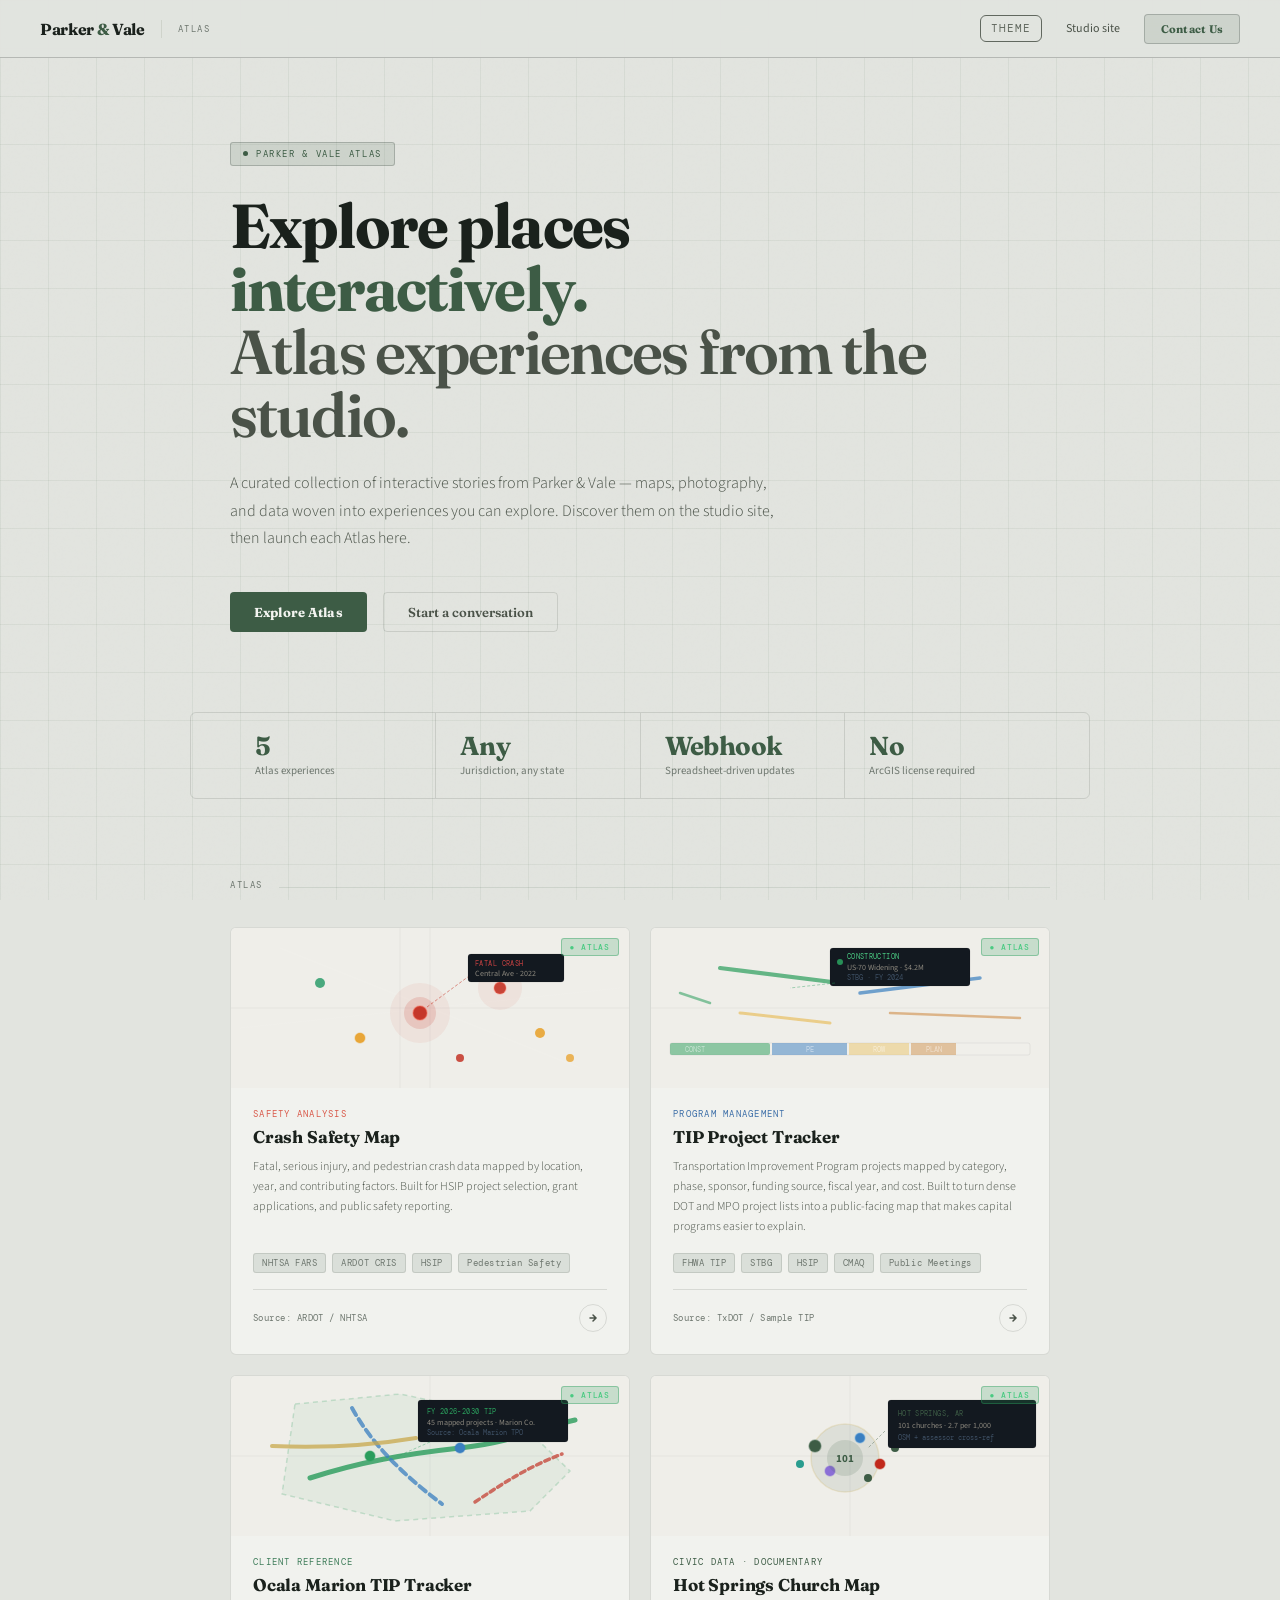
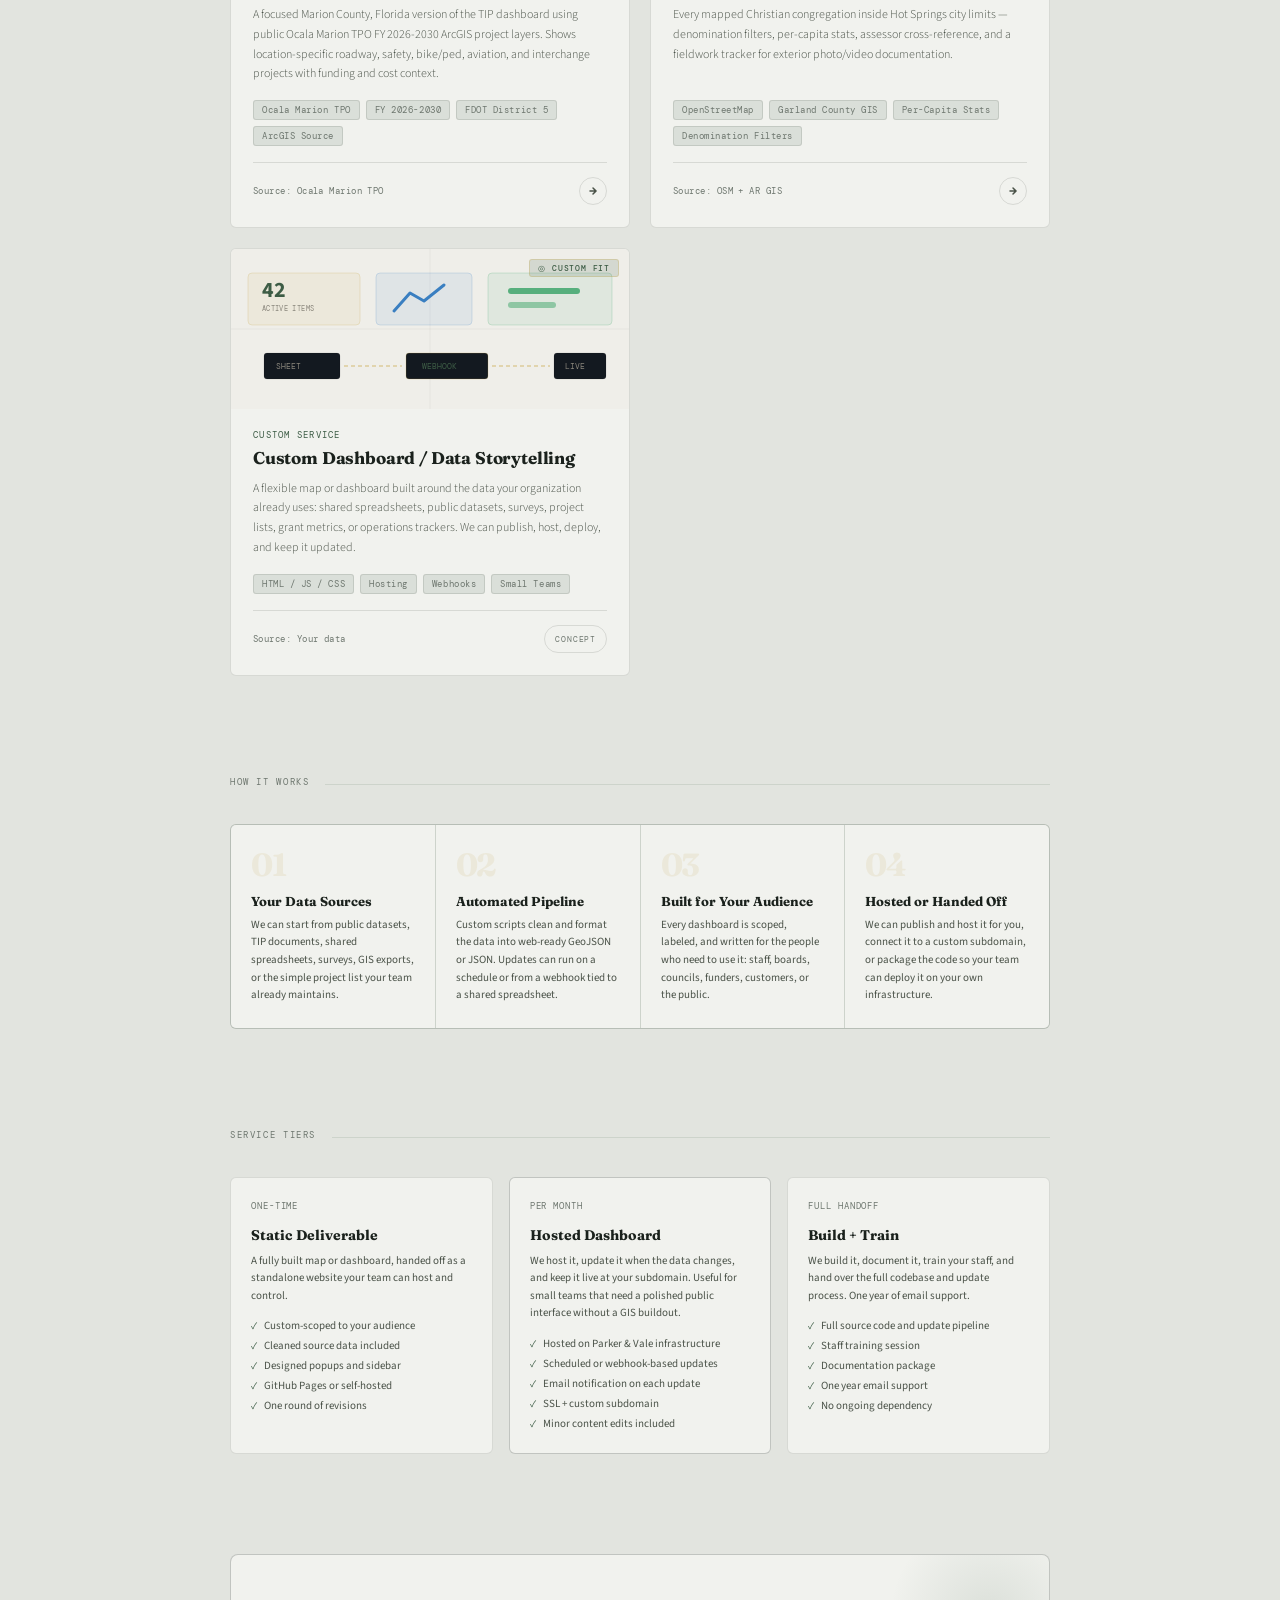
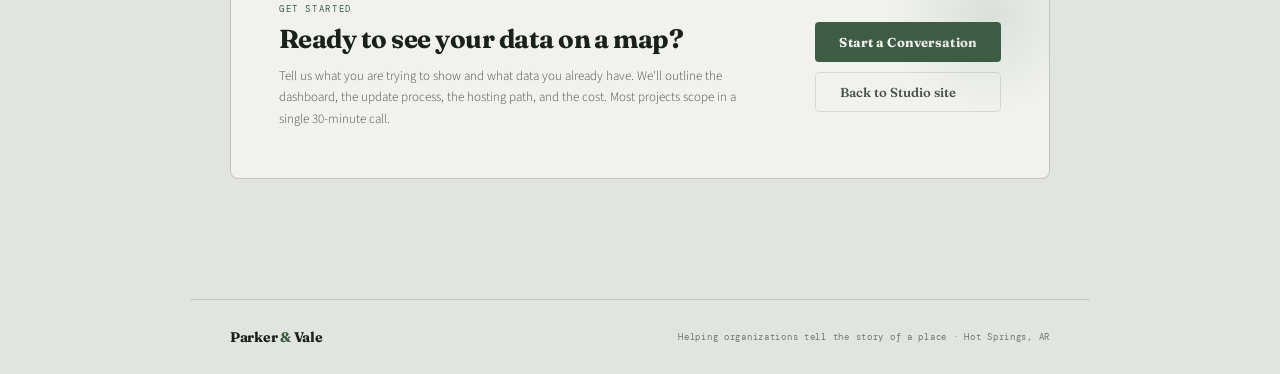
<file: index.html>
<!DOCTYPE html>
<html lang="en">
<head>
  <meta charset="utf-8">
  <meta name="viewport" content="width=device-width, initial-scale=1.0">
  <meta name="description" content="Custom interactive HTML maps and dashboards built, hosted, and maintained by Parker & Vale for nonprofits, local governments, regional agencies, and small businesses.">
  <title>Atlas — Parker & Vale</title>

  <link rel="preconnect" href="https://fonts.googleapis.com">
  <link rel="preconnect" href="https://fonts.gstatic.com" crossorigin>
  <link href="https://fonts.googleapis.com/css2?family=DM+Mono:ital,wght@0,400;0,500;1,400&family=Fraunces:ital,opsz,wght@0,9..144,400;0,9..144,500;0,9..144,600;1,9..144,400;1,9..144,500&family=Source+Sans+3:ital,wght@0,400;0,500;0,600;1,400&display=swap" rel="stylesheet">
  <link rel="stylesheet" href="shared/theme.css">
  <script>
    (() => {
      const stored = localStorage.getItem('pv-theme');
      const prefersDark = window.matchMedia('(prefers-color-scheme: dark)').matches;
      const theme = stored === 'light' || stored === 'dark' ? stored : prefersDark ? 'dark' : 'light';
      document.documentElement.setAttribute('data-theme', theme);
    })();
  </script>

  <style>
    /* ── Hub-specific tokens (brand tokens live in shared/theme.css) ── */
    :root {
      --gold-rule:  var(--line-strong);
      --red-dim:    rgba(193,40,27,0.10);
      --teal-dim:   rgba(42,157,143,0.10);
      --blue-dim:   rgba(61,111,168,0.10);
      --amber-dim:  rgba(201,124,42,0.10);
      --green-dim:  rgba(63,125,90,0.10);
      --blue:       #3d6fa8;
      --green:      #3f7d5a;
    }

    *, *::before, *::after { box-sizing: border-box; margin: 0; padding: 0; }

    html { scroll-behavior: smooth; color-scheme: light dark; }

    body {
      font-family: var(--fb);
      background-color: var(--ink);
      background-image:
        linear-gradient(var(--grid) 1px, transparent 1px),
        linear-gradient(90deg, var(--grid) 1px, transparent 1px);
      background-size: 48px 48px;
      background-attachment: fixed;
      color: var(--txt);
      -webkit-font-smoothing: antialiased;
      overflow-x: hidden;
    }

    /* ── Noise texture overlay ─────────────────────────────── */
    body::before {
      content: '';
      position: fixed;
      inset: 0;
      background-image: url("data:image/svg+xml,%3Csvg viewBox='0 0 256 256' xmlns='http://www.w3.org/2000/svg'%3E%3Cfilter id='noise'%3E%3CfeTurbulence type='fractalNoise' baseFrequency='0.9' numOctaves='4' stitchTiles='stitch'/%3E%3C/filter%3E%3Crect width='100%25' height='100%25' filter='url(%23noise)' opacity='0.04'/%3E%3C/svg%3E");
      pointer-events: none;
      z-index: 0;
      opacity: 0.28;
      mix-blend-mode: multiply;
    }

    [data-theme="dark"] body::before {
      mix-blend-mode: soft-light;
    }

    /* ── Grid background ───────────────────────────────────── */
    body::after {
      display: none;
    }

    /* ── Nav ───────────────────────────────────────────────── */
    nav {
      position: fixed;
      top: 0; left: 0; right: 0;
      height: 58px;
      background: var(--header-bg);
      backdrop-filter: blur(16px);
      -webkit-backdrop-filter: blur(16px);
      border-bottom: 1px solid var(--gold-rule);
      display: flex;
      align-items: center;
      padding: 0 40px;
      z-index: 100;
    }

    .nav-brand {
      font-family: var(--fw);
      font-size: 16px;
      font-weight: 700;
      letter-spacing: -0.02em;
      color: var(--txt);
      text-decoration: none;
    }

    .nav-brand span { color: var(--gold); }

    .nav-sep {
      width: 1px;
      height: 18px;
      background: var(--slate);
      margin: 0 16px;
    }

    .nav-section {
      font-family: var(--fm);
      font-size: 9px;
      letter-spacing: 0.16em;
      text-transform: uppercase;
      color: var(--txt3);
    }

    .nav-right {
      margin-left: auto;
      display: flex;
      align-items: center;
      gap: 24px;
    }

    nav .theme-toggle {
      color: var(--txt2);
    }
    nav .theme-toggle:hover {
      color: var(--txt);
    }

    .nav-link {
      font-size: 12px;
      color: var(--txt2);
      text-decoration: none;
      transition: color 150ms;
    }
    .nav-link:hover { color: var(--txt); }

    .nav-cta {
      padding: 7px 16px;
      background: var(--gold-dim);
      border: 1px solid var(--gold-rule);
      border-radius: 4px;
      font-family: var(--fw);
      font-size: 11px;
      font-weight: 700;
      letter-spacing: 0.02em;
      color: var(--gold);
      text-decoration: none;
      transition: all 150ms var(--ease);
    }
    .nav-cta:hover {
      background: var(--accent-soft);
      color: var(--gold-bright);
    }

    /* ── Hero ──────────────────────────────────────────────── */
    .hero {
      position: relative;
      z-index: 1;
      padding: 140px 40px 80px;
      max-width: 900px;
      margin: 0 auto;
    }

    .hero-eyebrow {
      display: inline-flex;
      align-items: center;
      gap: 8px;
      padding: 5px 12px;
      background: var(--gold-dim);
      border: 1px solid var(--gold-rule);
      border-radius: 3px;
      font-family: var(--fm);
      font-size: 9px;
      letter-spacing: 0.18em;
      text-transform: uppercase;
      color: var(--gold);
      margin-bottom: 28px;
      animation: fadeup 0.5s ease both;
    }

    .hero-eyebrow::before {
      content: '';
      width: 5px; height: 5px;
      border-radius: 50%;
      background: var(--gold);
      box-shadow: none;
      animation: pulse 2s ease infinite;
    }

    @keyframes pulse {
      0%, 100% { opacity: 1; }
      50% { opacity: 0.3; }
    }

    h1 {
      font-family: var(--fw);
      font-size: clamp(36px, 6vw, 62px);
      font-weight: 700;
      letter-spacing: -0.03em;
      line-height: 1.02;
      margin-bottom: 24px;
      animation: fadeup 0.5s 0.08s ease both;
    }

    h1 em {
      font-style: normal;
      color: var(--gold);
    }

    h1 .line2 {
      display: block;
      color: var(--txt2);
      font-weight: 600;
    }

    .hero-body {
      font-size: 16px;
      color: var(--txt2);
      line-height: 1.7;
      max-width: 560px;
      font-weight: 300;
      margin-bottom: 40px;
      animation: fadeup 0.5s 0.14s ease both;
    }

    .hero-actions {
      display: flex;
      align-items: center;
      gap: 16px;
      flex-wrap: wrap;
      animation: fadeup 0.5s 0.20s ease both;
    }

    .btn-primary {
      padding: 12px 24px;
      background: var(--gold);
      color: var(--on-gold);
      border: none;
      border-radius: 4px;
      font-family: var(--fw);
      font-size: 13px;
      font-weight: 700;
      letter-spacing: 0.01em;
      cursor: pointer;
      text-decoration: none;
      transition: all 180ms var(--ease);
    }
    .btn-primary:hover {
      background: var(--gold-bright);
      transform: translateY(-1px);
      box-shadow: 0 4px 18px var(--accent-soft);
    }

    .btn-ghost {
      padding: 11px 24px;
      background: transparent;
      color: var(--txt2);
      border: 1px solid var(--rule);
      border-radius: 4px;
      font-family: var(--fw);
      font-size: 13px;
      font-weight: 600;
      cursor: pointer;
      text-decoration: none;
      transition: all 180ms var(--ease);
    }
    .btn-ghost:hover {
      border-color: var(--gold-rule);
      color: var(--txt);
    }

    /* ── Stats bar ─────────────────────────────────────────── */
    .stats-bar {
      position: relative;
      z-index: 1;
      max-width: 900px;
      margin: 0 auto 80px;
      padding: 0 40px;
      display: flex;
      gap: 0;
      border: 1px solid var(--rule);
      border-radius: 6px;
      overflow: hidden;
      animation: fadeup 0.5s 0.26s ease both;
    }

    .stat-item {
      flex: 1;
      padding: 20px 24px;
      border-right: 1px solid var(--rule);
    }
    .stat-item:last-child { border-right: none; }

    .stat-val {
      font-family: var(--fw);
      font-size: 26px;
      font-weight: 700;
      letter-spacing: -0.02em;
      color: var(--gold);
      line-height: 1;
      margin-bottom: 4px;
    }

    .stat-lbl {
      font-size: 11px;
      color: var(--txt3);
      font-weight: 400;
    }

    /* ── Section ───────────────────────────────────────────── */
    section {
      position: relative;
      z-index: 1;
      max-width: 900px;
      margin: 0 auto;
      padding: 0 40px 100px;
    }

    .section-header {
      display: flex;
      align-items: baseline;
      gap: 16px;
      margin-bottom: 36px;
    }

    .section-label {
      font-family: var(--fm);
      font-size: 9px;
      letter-spacing: 0.18em;
      text-transform: uppercase;
      color: var(--txt3);
    }

    .section-rule {
      flex: 1;
      height: 1px;
      background: var(--accent-soft);
    }

    /* ── Demo cards ────────────────────────────────────────── */
    .demo-grid {
      display: grid;
      grid-template-columns: repeat(auto-fill, minmax(400px, 1fr));
      gap: 20px;
    }

    .demo-card {
      border: 1px solid var(--rule);
      background: var(--ink2);
      border: 1px solid var(--rule);
      border-radius: 6px;
      overflow: hidden;
      text-decoration: none;
      display: flex;
      flex-direction: column;
      transition: all 220ms var(--ease);
      position: relative;
    }

    .demo-card:hover {
      border-color: var(--rule-light);
      transform: translateY(-3px);
      box-shadow: var(--shadow-soft);
    }

    .demo-card.disabled {
      cursor: default;
    }

    .demo-card.disabled:hover {
      transform: none;
      box-shadow: none;
    }

    .demo-card::before {
      content: '';
      position: absolute;
      top: 0; left: 0; right: 0;
      height: 2px;
      opacity: 0;
      transition: opacity 220ms var(--ease);
    }
    .demo-card:hover::before { opacity: 1; }
    .demo-card.red::before   { background: linear-gradient(90deg, var(--red), transparent); }
    .demo-card.teal::before  { background: linear-gradient(90deg, var(--teal), transparent); }
    .demo-card.blue::before  { background: linear-gradient(90deg, var(--blue), transparent); }
    .demo-card.amber::before { background: linear-gradient(90deg, var(--amber), transparent); }
    .demo-card.green::before { background: linear-gradient(90deg, var(--green), transparent); }
    .demo-card.gold::before  { background: linear-gradient(90deg, var(--gold), transparent); }

    /* Map preview area */
    .card-preview {
      height: 160px;
      position: relative;
      overflow: hidden;
    }

    .preview-canvas {
      width: 100%;
      height: 100%;
    }

    .card-status {
      position: absolute;
      top: 10px; right: 10px;
      padding: 3px 8px;
      border-radius: 3px;
      font-family: var(--fm);
      font-size: 8px;
      letter-spacing: 0.1em;
      text-transform: uppercase;
      font-weight: 500;
    }

    .status-live {
      background: rgba(42,157,92,0.2);
      border: 1px solid rgba(42,157,92,0.4);
      color: #4ACA82;
    }
    .status-soon {
      background: rgba(61,92,69,0.15);
      border: 1px solid rgba(201,168,76,0.3);
      color: var(--gold);
    }
    .status-build {
      background: rgba(58,127,193,0.15);
      border: 1px solid rgba(58,127,193,0.3);
      color: #6AABDE;
    }

    .card-body {
      padding: 20px 22px 22px;
      flex: 1;
      display: flex;
      flex-direction: column;
    }

    .card-type {
      font-family: var(--fm);
      font-size: 9px;
      letter-spacing: 0.14em;
      text-transform: uppercase;
      margin-bottom: 7px;
    }
    .demo-card.red   .card-type { color: #D95A4A; }
    .demo-card.teal  .card-type { color: var(--teal); }
    .demo-card.blue  .card-type { color: var(--blue); }
    .demo-card.amber .card-type { color: var(--amber); }
    .demo-card.green .card-type { color: var(--green); }
    .demo-card.gold  .card-type { color: var(--gold); }

    .card-title {
      font-family: var(--fw);
      font-size: 17px;
      font-weight: 700;
      letter-spacing: -0.01em;
      line-height: 1.2;
      color: var(--txt);
      margin-bottom: 10px;
    }

    .card-desc {
      font-size: 12px;
      color: var(--txt2);
      line-height: 1.65;
      font-weight: 300;
      flex: 1;
      margin-bottom: 16px;
    }

    .card-tags {
      display: flex;
      flex-wrap: wrap;
      gap: 6px;
      margin-bottom: 16px;
    }

    .tag {
      padding: 3px 8px;
      background: var(--accent-soft);
      border: 1px solid var(--rule);
      border-radius: 3px;
      font-family: var(--fm);
      font-size: 9px;
      letter-spacing: 0.06em;
      color: var(--txt3);
    }

    .card-footer {
      display: flex;
      align-items: center;
      justify-content: space-between;
      padding-top: 14px;
      border-top: 1px solid var(--rule);
    }

    .card-data-source {
      font-family: var(--fm);
      font-size: 9px;
      color: var(--txt3);
      letter-spacing: 0.05em;
    }

    .card-arrow {
      width: 28px; height: 28px;
      border-radius: 50%;
      border: 1px solid var(--rule);
      display: flex;
      align-items: center;
      justify-content: center;
      transition: all 180ms var(--ease);
    }

    .demo-card:hover .card-arrow {
      border-color: var(--gold-rule);
      background: var(--accent-soft);
    }

    .demo-card.disabled .card-arrow {
      width: auto;
      padding: 0 10px;
      border-radius: 100px;
      font-family: var(--fm);
      font-size: 8px;
      letter-spacing: 0.1em;
      text-transform: uppercase;
      color: var(--txt3);
    }

    /* ── How it works ──────────────────────────────────────── */
    .process-grid {
      display: grid;
      grid-template-columns: repeat(4, 1fr);
      gap: 1px;
      background: var(--accent-soft);
      border: 1px solid var(--rule);
      border-radius: 6px;
      overflow: hidden;
    }

    .process-step {
      background: var(--ink2);
      padding: 24px 20px;
      position: relative;
    }

    .step-num {
      font-family: var(--fw);
      font-size: 32px;
      font-weight: 700;
      color: rgba(201,168,76,0.12);
      letter-spacing: -0.04em;
      line-height: 1;
      margin-bottom: 12px;
    }

    .step-title {
      font-family: var(--fw);
      font-size: 13px;
      font-weight: 700;
      margin-bottom: 7px;
    }

    .step-desc {
      font-size: 11px;
      color: var(--txt2);
      line-height: 1.6;
    }

    /* ── Services ──────────────────────────────────────────── */
    .service-grid {
      display: grid;
      grid-template-columns: repeat(3, 1fr);
      gap: 16px;
    }

    .service-card {
      background: var(--ink2);
      border: 1px solid var(--rule);
      border-radius: 6px;
      padding: 22px 20px;
    }

    .service-period {
      font-family: var(--fm);
      font-size: 9px;
      color: var(--txt3);
      letter-spacing: 0.1em;
      text-transform: uppercase;
      margin-bottom: 14px;
    }

    .service-name {
      font-family: var(--fw);
      font-size: 14px;
      font-weight: 700;
      margin-bottom: 8px;
    }

    .service-desc {
      font-size: 11px;
      color: var(--txt2);
      line-height: 1.6;
      margin-bottom: 14px;
    }

    .service-features {
      list-style: none;
      display: flex;
      flex-direction: column;
      gap: 5px;
    }

    .service-features li {
      font-size: 11px;
      color: var(--txt2);
      display: flex;
      align-items: flex-start;
      gap: 7px;
    }

    .service-features li::before {
      content: '✓';
      color: var(--gold);
      font-size: 10px;
      flex-shrink: 0;
      margin-top: 1px;
    }

    /* ── CTA section ───────────────────────────────────────── */
    .cta-section {
      position: relative;
      z-index: 1;
      max-width: 900px;
      margin: 0 auto;
      padding: 0 40px 120px;
    }

    .cta-box {
      background: var(--ink2);
      border: 1px solid var(--gold-rule);
      border-radius: 8px;
      padding: 48px;
      display: flex;
      align-items: center;
      gap: 48px;
      position: relative;
      overflow: hidden;
    }

    .cta-box::before {
      content: '';
      position: absolute;
      top: -40px; right: -40px;
      width: 200px; height: 200px;
      border-radius: 50%;
      background: radial-gradient(circle, var(--accent-soft) 0%, transparent 70%);
      pointer-events: none;
    }

    .cta-text { flex: 1; }

    .cta-eyebrow {
      font-family: var(--fm);
      font-size: 9px;
      letter-spacing: 0.18em;
      text-transform: uppercase;
      color: var(--gold);
      margin-bottom: 10px;
    }

    .cta-heading {
      font-family: var(--fw);
      font-size: 26px;
      font-weight: 700;
      letter-spacing: -0.02em;
      line-height: 1.1;
      margin-bottom: 12px;
    }

    .cta-body {
      font-size: 13px;
      color: var(--txt2);
      line-height: 1.65;
      font-weight: 300;
    }

    .cta-actions {
      display: flex;
      flex-direction: column;
      gap: 10px;
      flex-shrink: 0;
    }

    /* ── Footer ────────────────────────────────────────────── */
    footer {
      position: relative;
      z-index: 1;
      border-top: 1px solid var(--rule);
      padding: 28px 40px;
      display: flex;
      align-items: center;
      justify-content: space-between;
      max-width: 900px;
      margin: 0 auto;
    }

    .footer-brand {
      font-family: var(--fw);
      font-size: 14px;
      font-weight: 700;
      letter-spacing: -0.02em;
    }
    .footer-brand span { color: var(--gold); }

    .footer-note {
      font-family: var(--fm);
      font-size: 9px;
      color: var(--txt3);
      letter-spacing: 0.08em;
    }

    /* ── Animations ────────────────────────────────────────── */
    @keyframes fadeup {
      from { opacity: 0; transform: translateY(10px); }
      to   { opacity: 1; transform: translateY(0); }
    }

    .reveal {
      opacity: 0;
      transform: translateY(12px);
      transition: opacity 0.5s ease, transform 0.5s ease;
    }
    .reveal.visible {
      opacity: 1;
      transform: translateY(0);
    }

    /* ── Mobile ────────────────────────────────────────────── */
    @media (max-width: 700px) {
      nav { padding: 0 20px; }
      .nav-right .nav-link { display: none; }
      .hero { padding: 110px 20px 60px; }
      .stats-bar { flex-direction: column; padding: 0 20px; }
      .stat-item { border-right: none; border-bottom: 1px solid var(--rule); }
      .stat-item:last-child { border-bottom: none; }
      section { padding: 0 20px 60px; }
      .demo-grid { grid-template-columns: 1fr; }
      .process-grid { grid-template-columns: 1fr 1fr; }
      .service-grid { grid-template-columns: 1fr; }
      .cta-box { flex-direction: column; padding: 28px; gap: 24px; }
      .cta-actions { width: 100%; }
      .cta-actions .btn-primary, .cta-actions .btn-ghost { text-align: center; }
      footer { flex-direction: column; gap: 8px; padding: 24px 20px; }
    }
  </style>
</head>
<body>

  <!-- Nav -->
  <nav>
    <a href="https://parkerandvale.com" class="nav-brand">Parker <span>&</span> Vale</a>
    <div class="nav-sep"></div>
    <div class="nav-section">Atlas</div>
    <div class="nav-right">
      <button type="button" class="theme-toggle" id="theme-toggle" aria-label="Toggle dark mode">Theme</button>
      <a href="https://parkerandvale.com" class="nav-link">Studio site</a>
      <a href="mailto:hello@parkerandvale.com" class="nav-cta">Contact Us</a>
    </div>
  </nav>

  <!-- Hero -->
  <div class="hero">
    <div class="hero-eyebrow">Parker &amp; Vale Atlas</div>
    <h1>
      Explore places<br>
      <em>interactively.</em>
      <span class="line2">Atlas experiences from the studio.</span>
    </h1>
    <p class="hero-body">
      A curated collection of interactive stories from Parker &amp; Vale — maps, photography, and data woven into experiences you can explore. Discover them on the studio site, then launch each Atlas here.
    </p>
    <div class="hero-actions">
      <a href="#atlas" class="btn-primary">Explore Atlas</a>
      <a href="mailto:hello@parkerandvale.com?subject=Custom Map Inquiry" class="btn-ghost">Start a conversation</a>
    </div>
  </div>

  <!-- Stats bar -->
  <div class="stats-bar reveal">
    <div class="stat-item">
      <div class="stat-val">5</div>
      <div class="stat-lbl">Atlas experiences</div>
    </div>
    <div class="stat-item">
      <div class="stat-val">Any</div>
      <div class="stat-lbl">Jurisdiction, any state</div>
    </div>
    <div class="stat-item">
      <div class="stat-val">Webhook</div>
      <div class="stat-lbl">Spreadsheet-driven updates</div>
    </div>
    <div class="stat-item">
      <div class="stat-val">No</div>
      <div class="stat-lbl">ArcGIS license required</div>
    </div>
  </div>

  <!-- Atlas -->
  <section id="atlas">
    <div class="section-header reveal">
      <div class="section-label">Atlas</div>
      <div class="section-rule"></div>
    </div>

    <div class="demo-grid">

      <!-- Safety Map -->
      <a href="./safety/index.html" class="demo-card red reveal">
        <div class="card-preview">
          <svg class="preview-canvas" viewBox="0 0 420 160" preserveAspectRatio="xMidYMid slice">
            <rect width="420" height="160" fill="#efeee9"/>
            <line x1="0" y1="80" x2="420" y2="80" stroke="rgba(28,27,25,0.04)" stroke-width="1"/>
            <line x1="210" y1="0" x2="210" y2="160" stroke="rgba(28,27,25,0.04)" stroke-width="1"/>
            <!-- Road hints -->
            <line x1="60" y1="20" x2="360" y2="140" stroke="rgba(255,255,255,0.05)" stroke-width="1.5"/>
            <line x1="20" y1="100" x2="400" y2="60" stroke="rgba(255,255,255,0.05)" stroke-width="1"/>
            <line x1="180" y1="0" x2="180" y2="160" stroke="rgba(28,27,25,0.04)" stroke-width="1"/>
            <!-- Coverage halos -->
            <circle cx="200" cy="85" r="30" fill="rgba(193,40,27,0.06)" stroke="none"/>
            <circle cx="280" cy="60" r="22" fill="rgba(193,40,27,0.06)" stroke="none"/>
            <!-- Fatal points -->
            <circle cx="200" cy="85" r="7" fill="rgba(193,40,27,0.9)" stroke="rgba(255,100,80,0.4)" stroke-width="1.5"/>
            <circle cx="280" cy="60" r="6" fill="rgba(193,40,27,0.85)" stroke="rgba(255,100,80,0.3)" stroke-width="1.5"/>
            <circle cx="140" cy="110" r="5" fill="rgba(232,155,27,0.85)" stroke="rgba(232,155,27,0.3)" stroke-width="1.5"/>
            <circle cx="320" cy="105" r="5" fill="rgba(232,155,27,0.8)"/>
            <circle cx="100" cy="55"  r="5" fill="rgba(45,158,107,0.85)"/>
            <circle cx="350" cy="130" r="4" fill="rgba(232,155,27,0.7)"/>
            <circle cx="240" cy="130" r="4" fill="rgba(193,40,27,0.8)"/>
            <!-- Cluster badge -->
            <circle cx="200" cy="85" r="16" fill="rgba(193,40,27,0.15)"/>
            <!-- Callout line -->
            <line x1="207" y1="79" x2="260" y2="40" stroke="rgba(193,40,27,0.5)" stroke-width="1" stroke-dasharray="3,2"/>
            <rect x="248" y="26" width="96" height="28" rx="3" fill="#131920" stroke="rgba(28,27,25,0.1)" stroke-width="1"/>
            <text x="255" y="38" font-family="'DM Mono',monospace" font-size="7" fill="#C14040" letter-spacing="0.06em">FATAL CRASH</text>
            <text x="255" y="48" font-family="'Source Sans 3',sans-serif" font-size="8" fill="#8a867c">Central Ave · 2022</text>
          </svg>
          <div class="card-status status-live">● Atlas</div>
        </div>
        <div class="card-body">
          <div class="card-type">Safety Analysis</div>
          <div class="card-title">Crash Safety Map</div>
          <div class="card-desc">Fatal, serious injury, and pedestrian crash data mapped by location, year, and contributing factors. Built for HSIP project selection, grant applications, and public safety reporting.</div>
          <div class="card-tags">
            <span class="tag">NHTSA FARS</span>
            <span class="tag">ARDOT CRIS</span>
            <span class="tag">HSIP</span>
            <span class="tag">Pedestrian Safety</span>
          </div>
          <div class="card-footer">
            <div class="card-data-source">Source: ARDOT / NHTSA</div>
            <div class="card-arrow">
              <svg width="10" height="10" viewBox="0 0 10 10" fill="none" stroke="var(--txt2)" stroke-width="1.5" stroke-linecap="round">
                <path d="M2 5h6M5 2l3 3-3 3"/>
              </svg>
            </div>
          </div>
        </div>
      </a>

      <!-- TIP Tracker -->
      <a href="./tip/index.html" class="demo-card blue reveal">
        <div class="card-preview">
          <svg class="preview-canvas" viewBox="0 0 420 160" preserveAspectRatio="xMidYMid slice">
            <rect width="420" height="160" fill="#efeee9"/>
            <line x1="0" y1="80" x2="420" y2="80" stroke="rgba(28,27,25,0.04)" stroke-width="1"/>
            <!-- Phase timeline bar -->
            <rect x="30" y="115" width="360" height="12" rx="2" fill="rgba(255,255,255,0.03)" stroke="rgba(28,27,25,0.06)" stroke-width="1"/>
            <rect x="30" y="115" width="100" height="12" rx="2" fill="rgba(42,157,92,0.5)"/>
            <rect x="132" y="115" width="75" height="12" fill="rgba(58,127,193,0.5)"/>
            <rect x="209" y="115" width="60" height="12" fill="rgba(232,184,75,0.4)"/>
            <rect x="271" y="115" width="45" height="12" fill="rgba(201,124,42,0.4)"/>
            <text x="55" y="124" font-family="'DM Mono',monospace" font-size="7" fill="rgba(255,255,255,0.5)" text-anchor="middle">CONST</text>
            <text x="170" y="124" font-family="'DM Mono',monospace" font-size="7" fill="rgba(255,255,255,0.5)" text-anchor="middle">PE</text>
            <text x="239" y="124" font-family="'DM Mono',monospace" font-size="7" fill="rgba(255,255,255,0.5)" text-anchor="middle">ROW</text>
            <text x="294" y="124" font-family="'DM Mono',monospace" font-size="7" fill="rgba(255,255,255,0.5)" text-anchor="middle">PLAN</text>
            <!-- Project lines on map -->
            <line x1="80" y1="40" x2="200" y2="55" stroke="rgba(42,157,92,0.7)" stroke-width="4" stroke-linecap="round"/>
            <line x1="220" y1="65" x2="340" y2="50" stroke="rgba(58,127,193,0.7)" stroke-width="3.5" stroke-linecap="round"/>
            <line x1="100" y1="85" x2="190" y2="95" stroke="rgba(232,184,75,0.6)" stroke-width="3" stroke-linecap="round"/>
            <line x1="250" y1="85" x2="380" y2="90" stroke="rgba(201,124,42,0.5)" stroke-width="2.5" stroke-linecap="round"/>
            <line x1="40"  y1="65" x2="70"  y2="75" stroke="rgba(42,157,92,0.55)" stroke-width="2.5" stroke-linecap="round"/>
            <!-- Popup -->
            <rect x="190" y="20" width="140" height="38" rx="3" fill="#131920" stroke="rgba(28,27,25,0.1)" stroke-width="1"/>
            <circle cx="200" cy="34" r="3" fill="rgba(42,157,92,0.9)"/>
            <text x="207" y="31" font-family="'DM Mono',monospace" font-size="7" fill="#4ACA82" letter-spacing="0.05em">CONSTRUCTION</text>
            <text x="207" y="42" font-family="'Source Sans 3',sans-serif" font-size="8" fill="#8a867c">US-70 Widening · $4.2M</text>
            <text x="207" y="52" font-family="'DM Mono',monospace" font-size="7" fill="#3D4F63">STBG · FY 2024</text>
            <line x1="195" y1="55" x2="150" y2="60" stroke="rgba(42,157,92,0.4)" stroke-width="1" stroke-dasharray="3,2"/>
          </svg>
          <div class="card-status status-live">● Atlas</div>
        </div>
        <div class="card-body">
          <div class="card-type">Program Management</div>
          <div class="card-title">TIP Project Tracker</div>
          <div class="card-desc">Transportation Improvement Program projects mapped by category, phase, sponsor, funding source, fiscal year, and cost. Built to turn dense DOT and MPO project lists into a public-facing map that makes capital programs easier to explain.</div>
          <div class="card-tags">
            <span class="tag">FHWA TIP</span>
            <span class="tag">STBG</span>
            <span class="tag">HSIP</span>
            <span class="tag">CMAQ</span>
            <span class="tag">Public Meetings</span>
          </div>
          <div class="card-footer">
            <div class="card-data-source">Source: TxDOT / Sample TIP</div>
            <div class="card-arrow">
              <svg width="10" height="10" viewBox="0 0 10 10" fill="none" stroke="var(--txt2)" stroke-width="1.5" stroke-linecap="round">
                <path d="M2 5h6M5 2l3 3-3 3"/>
              </svg>
            </div>
          </div>
        </div>
      </a>

      <!-- Ocala Marion TIP -->
      <a href="./ocala-tip/index.html" class="demo-card green reveal">
        <div class="card-preview">
          <svg class="preview-canvas" viewBox="0 0 420 160" preserveAspectRatio="xMidYMid slice">
            <rect width="420" height="160" fill="#efeee9"/>
            <line x1="0" y1="80" x2="420" y2="80" stroke="rgba(28,27,25,0.04)" stroke-width="1"/>
            <line x1="210" y1="0" x2="210" y2="160" stroke="rgba(28,27,25,0.04)" stroke-width="1"/>
            <!-- Marion County boundary hint -->
            <path d="M75 28 L180 18 L295 42 L350 95 L310 135 L175 145 L62 118 Z" fill="rgba(42,157,92,0.06)" stroke="rgba(42,157,92,0.22)" stroke-width="1.5" stroke-dasharray="5,4"/>
            <!-- TIP corridors -->
            <path d="M90 102 C140 86 185 78 240 72 S318 52 355 44" fill="none" stroke="rgba(42,157,92,0.8)" stroke-width="5" stroke-linecap="round"/>
            <path d="M132 32 C152 68 182 98 222 128" fill="none" stroke="rgba(58,127,193,0.75)" stroke-width="4" stroke-linecap="round" stroke-dasharray="8,5"/>
            <path d="M52 70 C100 72 148 70 196 62" fill="none" stroke="rgba(201,168,76,0.75)" stroke-width="4" stroke-linecap="round"/>
            <path d="M255 126 C285 106 308 91 342 78" fill="none" stroke="rgba(193,40,27,0.65)" stroke-width="3.5" stroke-linecap="round" stroke-dasharray="5,4"/>
            <!-- Point projects -->
            <circle cx="150" cy="80" r="5" fill="#2A9D5C" stroke="rgba(42,157,92,0.4)" stroke-width="1.5"/>
            <circle cx="240" cy="72" r="5" fill="#3A7FC1" stroke="rgba(58,127,193,0.4)" stroke-width="1.5"/>
            <circle cx="318" cy="52" r="5" fill="#3d5c45" stroke="rgba(61,92,69,0.4)" stroke-width="1.5"/>
            <!-- Popup -->
            <rect x="198" y="24" width="150" height="42" rx="3" fill="#131920" stroke="rgba(28,27,25,0.1)" stroke-width="1"/>
            <text x="207" y="38" font-family="'DM Mono',monospace" font-size="7" fill="#2A9D5C" letter-spacing="0.05em">FY 2026-2030 TIP</text>
            <text x="207" y="49" font-family="'Source Sans 3',sans-serif" font-size="8" fill="#8a867c">45 mapped projects · Marion Co.</text>
            <text x="207" y="59" font-family="'DM Mono',monospace" font-size="7" fill="#3D4F63">Source: Ocala Marion TPO</text>
            <line x1="210" y1="66" x2="178" y2="80" stroke="rgba(42,157,92,0.4)" stroke-width="1" stroke-dasharray="3,2"/>
          </svg>
          <div class="card-status status-live">● Atlas</div>
        </div>
        <div class="card-body">
          <div class="card-type">Client Reference</div>
          <div class="card-title">Ocala Marion TIP Tracker</div>
          <div class="card-desc">A focused Marion County, Florida version of the TIP dashboard using public Ocala Marion TPO FY 2026-2030 ArcGIS project layers. Shows location-specific roadway, safety, bike/ped, aviation, and interchange projects with funding and cost context.</div>
          <div class="card-tags">
            <span class="tag">Ocala Marion TPO</span>
            <span class="tag">FY 2026-2030</span>
            <span class="tag">FDOT District 5</span>
            <span class="tag">ArcGIS Source</span>
          </div>
          <div class="card-footer">
            <div class="card-data-source">Source: Ocala Marion TPO</div>
            <div class="card-arrow">
              <svg width="10" height="10" viewBox="0 0 10 10" fill="none" stroke="var(--txt2)" stroke-width="1.5" stroke-linecap="round">
                <path d="M2 5h6M5 2l3 3-3 3"/>
              </svg>
            </div>
          </div>
        </div>
      </a>

      <!-- Hot Springs Church Map -->
      <a href="./churches/index.html" class="demo-card gold reveal">
        <div class="card-preview">
          <svg class="preview-canvas" viewBox="0 0 420 160" preserveAspectRatio="xMidYMid slice">
            <rect width="420" height="160" fill="#efeee9"/>
            <line x1="0" y1="80" x2="420" y2="80" stroke="rgba(28,27,25,0.04)" stroke-width="1"/>
            <line x1="210" y1="0" x2="210" y2="160" stroke="rgba(28,27,25,0.04)" stroke-width="1"/>
            <!-- Hot Springs cluster -->
            <circle cx="205" cy="82" r="34" fill="rgba(61,92,69,0.10)" stroke="rgba(201,168,76,0.2)" stroke-width="1.5"/>
            <circle cx="175" cy="70" r="6" fill="#3d5c45" stroke="rgba(74,110,84,0.45)" stroke-width="1.5"/>
            <circle cx="220" cy="62" r="5" fill="#3A7FC1" stroke="rgba(106,171,222,0.4)" stroke-width="1.5"/>
            <circle cx="240" cy="88" r="5" fill="#C1281B" stroke="rgba(193,40,27,0.4)" stroke-width="1.5"/>
            <circle cx="190" cy="95" r="5" fill="#8B6FD6" stroke="rgba(139,111,214,0.4)" stroke-width="1.5"/>
            <circle cx="228" cy="102" r="4" fill="#3d5c45"/>
            <circle cx="160" cy="88" r="4" fill="#2A9D8F"/>
            <circle cx="255" cy="72" r="4" fill="#3d5c45"/>
            <!-- Cluster badge -->
            <circle cx="205" cy="82" r="18" fill="rgba(61,92,69,0.15)"/>
            <text x="205" y="86" font-family="'Source Sans 3',sans-serif" font-size="11" font-weight="700" fill="#3d5c45" text-anchor="middle">101</text>
            <!-- Popup -->
            <rect x="248" y="24" width="148" height="48" rx="3" fill="#131920" stroke="rgba(28,27,25,0.1)" stroke-width="1"/>
            <text x="258" y="40" font-family="'DM Mono',monospace" font-size="7" fill="#3d5c45" letter-spacing="0.05em">HOT SPRINGS, AR</text>
            <text x="258" y="52" font-family="'Source Sans 3',sans-serif" font-size="8" fill="#8a867c">101 churches · 2.7 per 1,000</text>
            <text x="258" y="64" font-family="'DM Mono',monospace" font-size="7" fill="#3D4F63">OSM + assessor cross-ref</text>
            <line x1="245" y1="55" x2="228" y2="72" stroke="rgba(61,92,69,0.4)" stroke-width="1" stroke-dasharray="3,2"/>
          </svg>
          <div class="card-status status-live">● Atlas</div>
        </div>
        <div class="card-body">
          <div class="card-type">Civic Data · Documentary</div>
          <div class="card-title">Hot Springs Church Map</div>
          <div class="card-desc">Every mapped Christian congregation inside Hot Springs city limits — denomination filters, per-capita stats, assessor cross-reference, and a fieldwork tracker for exterior photo/video documentation.</div>
          <div class="card-tags">
            <span class="tag">OpenStreetMap</span>
            <span class="tag">Garland County GIS</span>
            <span class="tag">Per-Capita Stats</span>
            <span class="tag">Denomination Filters</span>
          </div>
          <div class="card-footer">
            <div class="card-data-source">Source: OSM + AR GIS</div>
            <div class="card-arrow">
              <svg width="10" height="10" viewBox="0 0 10 10" fill="none" stroke="var(--txt2)" stroke-width="1.5" stroke-linecap="round">
                <path d="M2 5h6M5 2l3 3-3 3"/>
              </svg>
            </div>
          </div>
        </div>
      </a>

      <!-- Custom Dashboard -->
      <article class="demo-card gold reveal disabled" aria-disabled="true">
        <div class="card-preview">
          <svg class="preview-canvas" viewBox="0 0 420 160" preserveAspectRatio="xMidYMid slice">
            <rect width="420" height="160" fill="#efeee9"/>
            <line x1="0" y1="80" x2="420" y2="80" stroke="rgba(28,27,25,0.04)" stroke-width="1"/>
            <line x1="210" y1="0" x2="210" y2="160" stroke="rgba(28,27,25,0.04)" stroke-width="1"/>
            <!-- Dashboard panels -->
            <rect x="28" y="24" width="112" height="52" rx="4" fill="rgba(201,168,76,0.09)" stroke="rgba(201,168,76,0.22)" stroke-width="1"/>
            <rect x="156" y="24" width="96" height="52" rx="4" fill="rgba(58,127,193,0.09)" stroke="rgba(58,127,193,0.18)" stroke-width="1"/>
            <rect x="268" y="24" width="124" height="52" rx="4" fill="rgba(42,157,92,0.08)" stroke="rgba(42,157,92,0.18)" stroke-width="1"/>
            <text x="42" y="48" font-family="'Source Sans 3',sans-serif" font-size="22" font-weight="700" fill="#3d5c45">42</text>
            <text x="42" y="62" font-family="'DM Mono',monospace" font-size="7" fill="#8a867c" letter-spacing="0.05em">ACTIVE ITEMS</text>
            <path d="M174 62 L190 44 L204 52 L224 36" fill="none" stroke="#3A7FC1" stroke-width="3" stroke-linecap="round" stroke-linejoin="round"/>
            <rect x="288" y="39" width="72" height="6" rx="3" fill="rgba(42,157,92,0.75)"/>
            <rect x="288" y="53" width="48" height="6" rx="3" fill="rgba(42,157,92,0.45)"/>
            <!-- Webhook/data flow -->
            <rect x="44" y="104" width="76" height="26" rx="3" fill="#131920" stroke="rgba(28,27,25,0.1)" stroke-width="1"/>
            <text x="56" y="120" font-family="'DM Mono',monospace" font-size="8" fill="#8a867c">SHEET</text>
            <line x1="124" y1="117" x2="182" y2="117" stroke="rgba(201,168,76,0.5)" stroke-width="1.5" stroke-dasharray="4,3"/>
            <rect x="186" y="104" width="82" height="26" rx="3" fill="#131920" stroke="rgba(201,168,76,0.22)" stroke-width="1"/>
            <text x="202" y="120" font-family="'DM Mono',monospace" font-size="8" fill="#3d5c45">WEBHOOK</text>
            <line x1="272" y1="117" x2="330" y2="117" stroke="rgba(201,168,76,0.5)" stroke-width="1.5" stroke-dasharray="4,3"/>
            <rect x="334" y="104" width="52" height="26" rx="3" fill="#131920" stroke="rgba(28,27,25,0.1)" stroke-width="1"/>
            <text x="345" y="120" font-family="'DM Mono',monospace" font-size="8" fill="#8a867c">LIVE</text>
          </svg>
          <div class="card-status status-soon">◎ Custom Fit</div>
        </div>
        <div class="card-body">
          <div class="card-type">Custom Service</div>
          <div class="card-title">Custom Dashboard / Data Storytelling</div>
          <div class="card-desc">A flexible map or dashboard built around the data your organization already uses: shared spreadsheets, public datasets, surveys, project lists, grant metrics, or operations trackers. We can publish, host, deploy, and keep it updated.</div>
          <div class="card-tags">
            <span class="tag">HTML / JS / CSS</span>
            <span class="tag">Hosting</span>
            <span class="tag">Webhooks</span>
            <span class="tag">Small Teams</span>
          </div>
          <div class="card-footer">
            <div class="card-data-source">Source: Your data</div>
            <div class="card-arrow">Concept</div>
          </div>
        </div>
      </article>

    </div>
  </section>

  <!-- How it works -->
  <section>
    <div class="section-header reveal">
      <div class="section-label">How It Works</div>
      <div class="section-rule"></div>
    </div>
    <div class="process-grid reveal">
      <div class="process-step">
        <div class="step-num">01</div>
        <div class="step-title">Your Data Sources</div>
        <div class="step-desc">We can start from public datasets, TIP documents, shared spreadsheets, surveys, GIS exports, or the simple project list your team already maintains.</div>
      </div>
      <div class="process-step">
        <div class="step-num">02</div>
        <div class="step-title">Automated Pipeline</div>
        <div class="step-desc">Custom scripts clean and format the data into web-ready GeoJSON or JSON. Updates can run on a schedule or from a webhook tied to a shared spreadsheet.</div>
      </div>
      <div class="process-step">
        <div class="step-num">03</div>
        <div class="step-title">Built for Your Audience</div>
        <div class="step-desc">Every dashboard is scoped, labeled, and written for the people who need to use it: staff, boards, councils, funders, customers, or the public.</div>
      </div>
      <div class="process-step">
        <div class="step-num">04</div>
        <div class="step-title">Hosted or Handed Off</div>
        <div class="step-desc">We can publish and host it for you, connect it to a custom subdomain, or package the code so your team can deploy it on your own infrastructure.</div>
      </div>
    </div>
  </section>

  <!-- Services / Pricing -->
  <section>
    <div class="section-header reveal">
      <div class="section-label">Service Tiers</div>
      <div class="section-rule"></div>
    </div>
    <div class="service-grid reveal">
      <div class="service-card">
        <div class="service-period">One-time</div>
        <div class="service-name">Static Deliverable</div>
        <div class="service-desc">A fully built map or dashboard, handed off as a standalone website your team can host and control.</div>
        <ul class="service-features">
          <li>Custom-scoped to your audience</li>
          <li>Cleaned source data included</li>
          <li>Designed popups and sidebar</li>
          <li>GitHub Pages or self-hosted</li>
          <li>One round of revisions</li>
        </ul>
      </div>
      <div class="service-card" style="border-color:var(--gold-rule)">
        <div class="service-period">Per month</div>
        <div class="service-name">Hosted Dashboard</div>
        <div class="service-desc">We host it, update it when the data changes, and keep it live at your subdomain. Useful for small teams that need a polished public interface without a GIS buildout.</div>
        <ul class="service-features">
          <li>Hosted on Parker & Vale infrastructure</li>
          <li>Scheduled or webhook-based updates</li>
          <li>Email notification on each update</li>
          <li>SSL + custom subdomain</li>
          <li>Minor content edits included</li>
        </ul>
      </div>
      <div class="service-card">
        <div class="service-period">Full handoff</div>
        <div class="service-name">Build + Train</div>
        <div class="service-desc">We build it, document it, train your staff, and hand over the full codebase and update process. One year of email support.</div>
        <ul class="service-features">
          <li>Full source code and update pipeline</li>
          <li>Staff training session</li>
          <li>Documentation package</li>
          <li>One year email support</li>
          <li>No ongoing dependency</li>
        </ul>
      </div>
    </div>
  </section>

  <!-- CTA -->
  <div class="cta-section">
    <div class="cta-box reveal">
      <div class="cta-text">
        <div class="cta-eyebrow">Get Started</div>
        <div class="cta-heading">Ready to see your data on a map?</div>
        <div class="cta-body">
          Tell us what you are trying to show and what data you already have. We'll outline the dashboard, the update process, the hosting path, and the cost. Most projects scope in a single 30-minute call.
        </div>
      </div>
      <div class="cta-actions">
        <a href="mailto:hello@parkerandvale.com?subject=Map Project Inquiry" class="btn-primary">Start a Conversation</a>
        <a href="https://parkerandvale.com" class="btn-ghost">Back to Studio site</a>
      </div>
    </div>
  </div>

  <!-- Footer -->
  <footer>
    <div class="footer-brand">Parker <span>&</span> Vale</div>
    <div class="footer-note">Helping organizations tell the story of a place · Hot Springs, AR</div>
  </footer>

  <script src="shared/theme.js"></script>
  <script>
    // Scroll reveal
    const reveals = document.querySelectorAll('.reveal');
    const observer = new IntersectionObserver(entries => {
      entries.forEach((e, i) => {
        if (e.isIntersecting) {
          setTimeout(() => e.target.classList.add('visible'), i * 60);
          observer.unobserve(e.target);
        }
      });
    }, { threshold: 0.1 });
    reveals.forEach(el => observer.observe(el));

    // Card stagger on load
    document.querySelectorAll('.demo-card').forEach((card, i) => {
      card.style.animationDelay = `${i * 0.07}s`;
      card.classList.add('reveal');
    });
  </script>

</body>
</html>
</file>
<file: shared/theme.css>
/* Parker & Vale demos — shared theme (aligned with parkervale.com) */

:root {
  color-scheme: light dark;

  --bg: #e2e4df;
  --bg-elevated: #f1f2ee;
  --bg-deep: #1a211c;
  --ink-brand: #1a211c;
  --text: #1a211c;
  --text-muted: #4a5248;
  --text-faint: #6e776f;
  --line: rgba(26, 33, 28, 0.12);
  --line-strong: rgba(26, 33, 28, 0.22);
  --accent: #3d5c45;
  --accent-soft: rgba(61, 92, 69, 0.12);
  --field: #7a6248;
  --on-dark: #e2e4df;
  --on-dark-muted: rgba(226, 228, 223, 0.72);
  --grid: rgba(61, 92, 69, 0.07);
  --noise: 0.18;
  --header-bg: rgba(226, 228, 223, 0.9);
  --shadow-soft: 0 18px 50px rgba(26, 33, 28, 0.08);
  --wrap: 1120px;
  --wrap-narrow: 720px;
  --font-display: "Fraunces", "Times New Roman", serif;
  --font-body: "Source Sans 3", "Segoe UI", sans-serif;
  --font-sans: "Source Sans 3", "Segoe UI", sans-serif;
  --font-mono: "DM Mono", "Courier New", monospace;
  --ease: cubic-bezier(0.22, 1, 0.36, 1);

  /* Demo aliases (dashboard chrome) */
  --ink: var(--bg);
  --ink-2: var(--bg-elevated);
  --ink-3: #d8dbd4;
  --slate: #cfd3cb;
  --text-primary: var(--text);
  --text-secondary: var(--text-muted);
  --text-dim: var(--text-faint);
  --rule: var(--line);
  --rule-light: var(--line-strong);
  --gold: var(--accent);
  --gold-light: #4a6e54;
  --gold-bright: #4a6e54;
  --gold-dim: var(--accent-soft);
  --on-gold: #f3f4f0;
  --surface: #ffffff;
  --surface-muted: rgba(255, 255, 255, 0.94);
  --map-bg: #dfe6ee;
  --shadow: 0 8px 28px rgba(26, 33, 28, 0.12);
  --radius: 6px;
  --transition: 200ms cubic-bezier(0.22, 1, 0.36, 1);

  /* Hub aliases */
  --ink2: var(--bg-elevated);
  --ink3: var(--ink-3);
  --slate2: #cfd3cb;
  --txt: var(--text);
  --txt2: var(--text-muted);
  --txt3: var(--text-faint);
  --fw: var(--font-display);
  --fb: var(--font-body);
  --fm: var(--font-mono);

  /* Semantic / data accents (stable across themes) */
  --blue: #2b6ca8;
  --blue-light: #4a8fc4;
  --green: #1f7a48;
  --red: #b32218;
  --red-light: #e8453a;
  --purple: #6f58b8;
  --amber: #b06b1e;
  --teal: #2a9d8f;
}

[data-theme="dark"] {
  --bg: #141916;
  --bg-elevated: #1a211c;
  --bg-deep: #0e1210;
  --ink-brand: #e2e4df;
  --text: #d8dbd4;
  --text-muted: #a3aba4;
  --text-faint: #7a847c;
  --line: rgba(226, 228, 223, 0.1);
  --line-strong: rgba(226, 228, 223, 0.2);
  --accent: #8faf97;
  --accent-soft: rgba(143, 175, 151, 0.14);
  --field: #c4a882;
  --on-dark: #e2e4df;
  --on-dark-muted: rgba(226, 228, 223, 0.7);
  --grid: rgba(143, 175, 151, 0.05);
  --noise: 0.14;
  --header-bg: rgba(20, 25, 22, 0.9);
  --shadow-soft: 0 18px 50px rgba(0, 0, 0, 0.35);

  --ink: var(--bg);
  --ink-2: var(--bg-elevated);
  --ink-3: #242b26;
  --ink2: var(--bg-elevated);
  --ink3: var(--ink-3);
  --slate: #2c3530;
  --slate2: #2c3530;
  --gold-light: #a8c4ae;
  --gold-bright: #a8c4ae;
  --gold-dim: var(--accent-soft);
  --on-gold: #141916;
  --surface: #1a211c;
  --surface-muted: rgba(26, 33, 28, 0.94);
  --map-bg: #1a211c;
  --shadow: 0 8px 28px rgba(0, 0, 0, 0.35);
}

.theme-toggle {
  appearance: none;
  background: transparent;
  border: 1px solid currentColor;
  border-radius: var(--radius);
  color: inherit;
  cursor: pointer;
  font-family: var(--font-mono);
  font-size: 0.68rem;
  letter-spacing: 0.08em;
  text-transform: uppercase;
  padding: 0.45rem 0.65rem;
  opacity: 0.85;
  line-height: 1;
}

.theme-toggle:hover {
  opacity: 1;
}

.topbar-actions {
  margin-left: auto;
  display: flex;
  align-items: center;
  gap: 10px;
  flex-shrink: 0;
}
</file>
